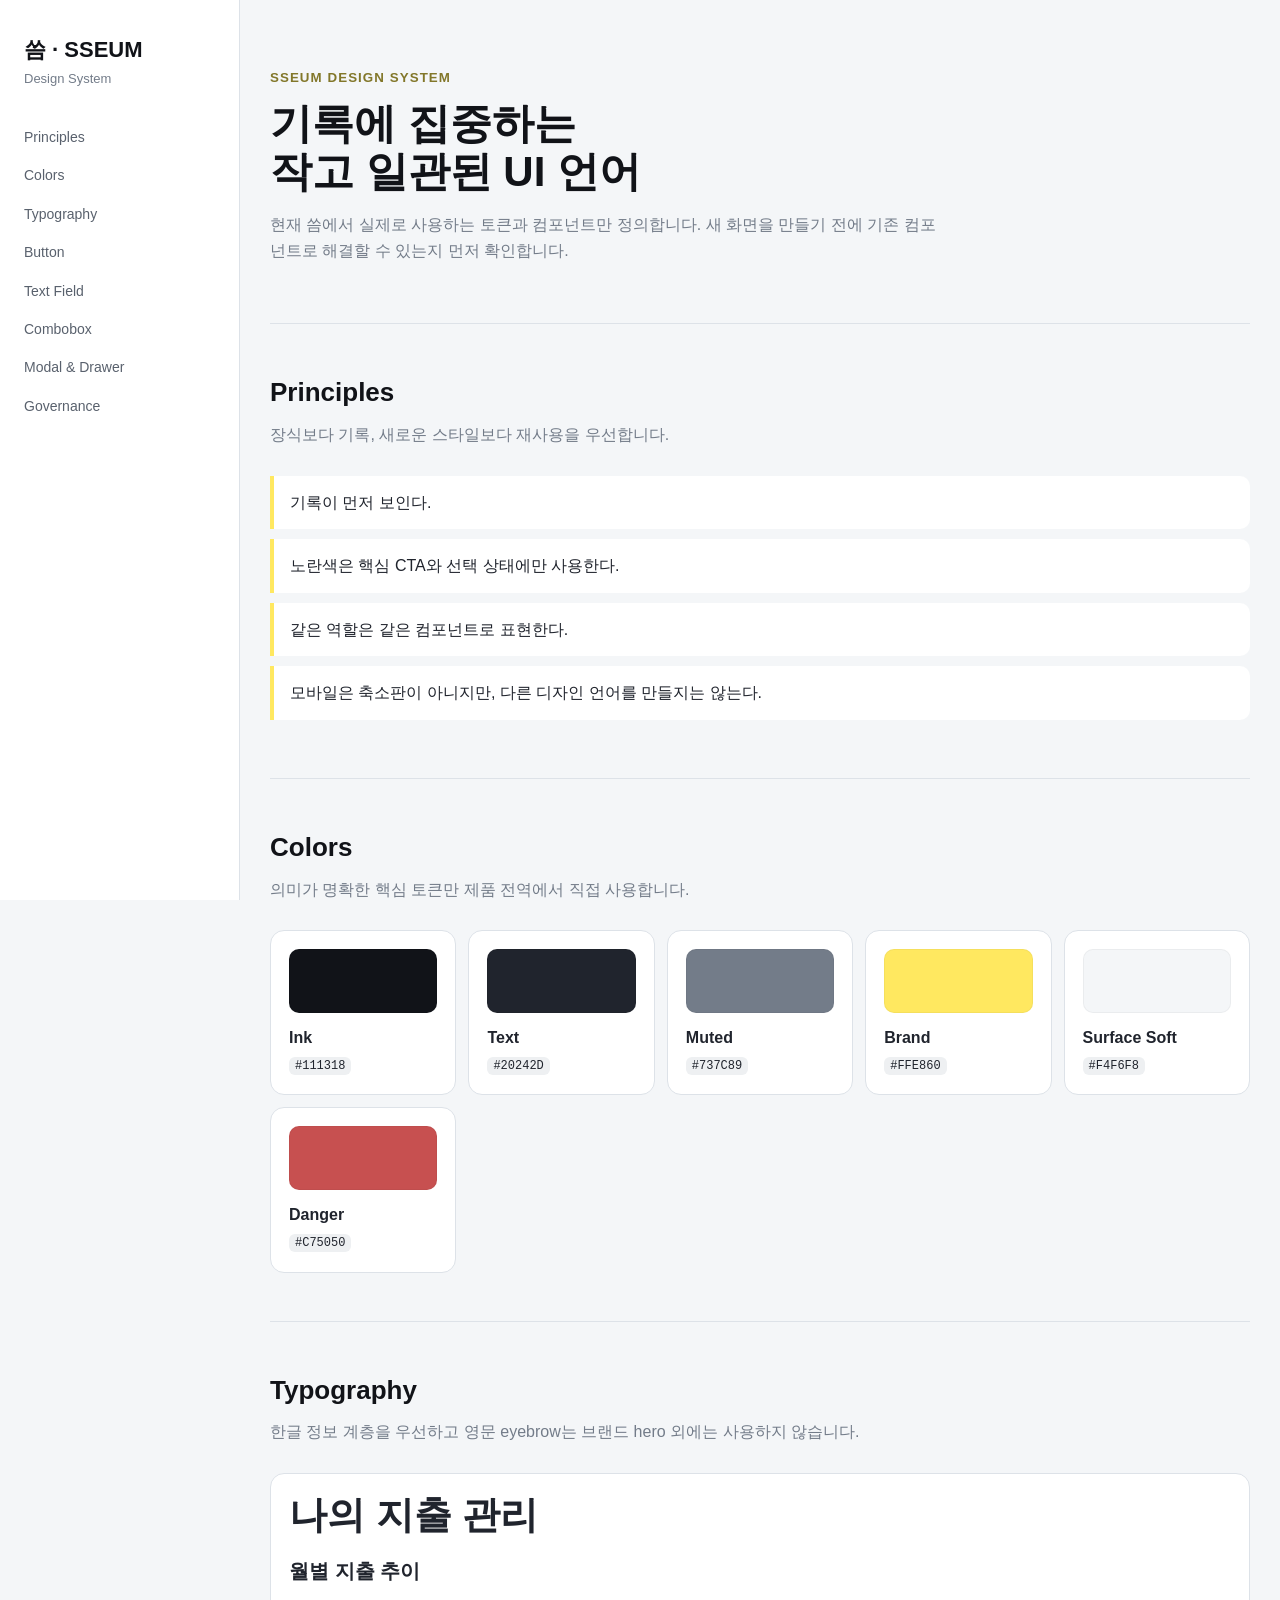
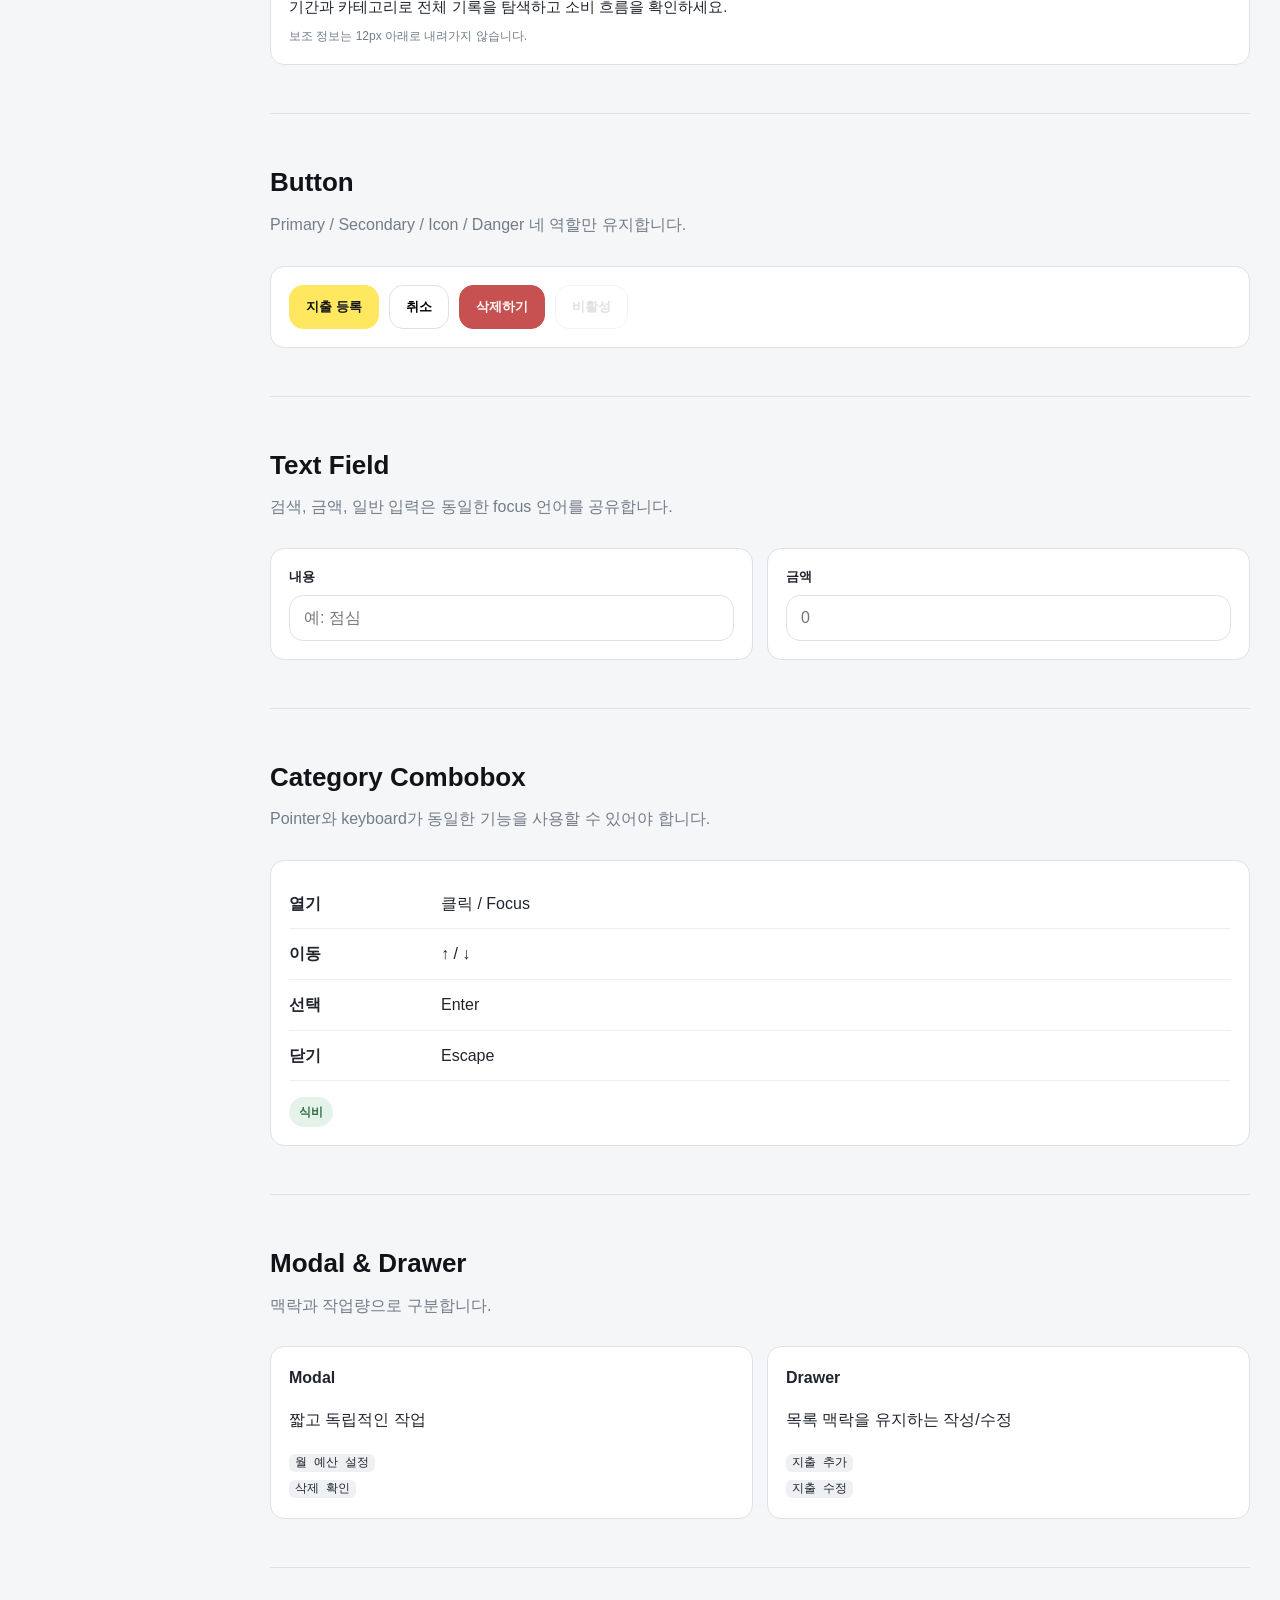
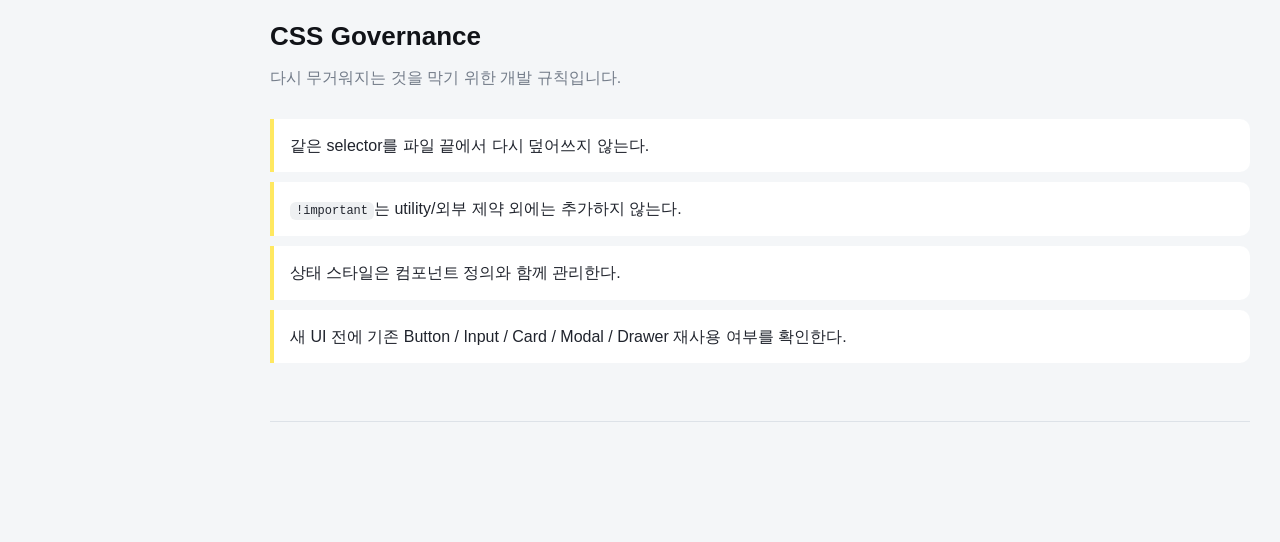
<file: docs/design-system.html>
<!doctype html>
<html lang="ko">
<head>
<meta charset="utf-8">
<meta name="viewport" content="width=device-width,initial-scale=1">
<title>SSEUM Design System</title>
<style>
:root{--ink:#111318;--text:#20242d;--muted:#737c89;--line:#dde2e8;--surface:#fff;--soft:#f4f6f8;--brand:#ffe860;--brand-hover:#f3dc4d;--danger:#c75050;--focus:#d5c33b;--ring:rgba(255,232,96,.20)}
*{box-sizing:border-box}html{scroll-behavior:smooth}body{margin:0;font-family:SUIT,"Apple SD Gothic Neo","Malgun Gothic",sans-serif;color:var(--text);background:var(--soft);line-height:1.6}.layout{display:grid;grid-template-columns:240px minmax(0,1fr);min-height:100vh}.nav{position:sticky;top:0;height:100vh;padding:32px 24px;background:#fff;border-right:1px solid var(--line)}.brand{font-size:22px;font-weight:900;color:var(--ink)}.nav p{margin:2px 0 28px;color:var(--muted);font-size:13px}.nav a{display:block;padding:8px 0;color:#59616d;text-decoration:none;font-size:14px}.nav a:hover{color:var(--ink)}main{width:min(980px,calc(100% - 48px));margin:0 auto;padding:64px 0 120px}.hero{padding-bottom:44px;border-bottom:1px solid var(--line)}.hero small{font-weight:800;letter-spacing:.08em;color:#82772a}.hero h1{margin:10px 0 8px;font-size:42px;line-height:1.15;color:var(--ink)}.hero p{max-width:680px;color:var(--muted)}section{padding:48px 0;border-bottom:1px solid var(--line)}h2{margin:0 0 8px;font-size:26px;color:var(--ink)}.desc{margin:0 0 28px;color:var(--muted)}.grid{display:grid;grid-template-columns:repeat(auto-fit,minmax(180px,1fr));gap:12px}.swatch,.demo{padding:18px;background:#fff;border:1px solid var(--line);border-radius:14px}.color{height:64px;border-radius:10px;margin-bottom:12px;border:1px solid rgba(0,0,0,.04)}code{font-family:ui-monospace,SFMono-Regular,Menlo,monospace;font-size:12px;background:#eef0f2;padding:2px 6px;border-radius:6px}.stack{display:flex;flex-wrap:wrap;gap:10px;align-items:center}.button{min-height:44px;padding:0 16px;border-radius:14px;border:1px solid var(--line);font-weight:800;background:#fff}.button.primary{background:var(--brand);border-color:var(--brand);color:var(--ink)}.button.primary:hover{background:var(--brand-hover)}.button.danger{color:#fff;background:var(--danger);border-color:var(--danger)}.button:focus-visible,.field:focus-visible{outline:none;border-color:var(--focus);box-shadow:0 0 0 3px var(--ring)}.button:disabled{opacity:.42;cursor:not-allowed}.field{width:100%;height:46px;padding:0 14px;border:1px solid var(--line);border-radius:14px;background:#fff;font:inherit}.label{display:block;margin-bottom:7px;font-weight:750;font-size:13px}.example-grid{display:grid;grid-template-columns:repeat(2,minmax(0,1fr));gap:14px}.chip{display:inline-flex;align-items:center;min-height:30px;padding:0 10px;border-radius:999px;background:#e4f2e9;color:#2f6d49;font-weight:750;font-size:12px}.rule{padding:14px 16px;background:#fff;border-left:4px solid var(--brand);border-radius:0 10px 10px 0;margin:10px 0}.status{display:grid;grid-template-columns:140px 1fr;gap:12px;padding:12px 0;border-bottom:1px solid #eceff2}.status:last-child{border-bottom:0}@media(max-width:760px){.layout{display:block}.nav{position:static;height:auto;border-right:0;border-bottom:1px solid var(--line)}.nav a{display:inline-block;margin-right:14px}.hero h1{font-size:34px}.example-grid{grid-template-columns:1fr}}
</style>
</head>
<body>
<div class="layout">
<nav class="nav"><div class="brand">씀 · SSEUM</div><p>Design System</p><a href="#principles">Principles</a><a href="#colors">Colors</a><a href="#type">Typography</a><a href="#buttons">Button</a><a href="#fields">Text Field</a><a href="#combobox">Combobox</a><a href="#overlay">Modal & Drawer</a><a href="#rules">Governance</a></nav>
<main>
<header class="hero"><small>SSEUM DESIGN SYSTEM</small><h1>기록에 집중하는<br>작고 일관된 UI 언어</h1><p>현재 씀에서 실제로 사용하는 토큰과 컴포넌트만 정의합니다. 새 화면을 만들기 전에 기존 컴포넌트로 해결할 수 있는지 먼저 확인합니다.</p></header>
<section id="principles"><h2>Principles</h2><p class="desc">장식보다 기록, 새로운 스타일보다 재사용을 우선합니다.</p><div class="rule">기록이 먼저 보인다.</div><div class="rule">노란색은 핵심 CTA와 선택 상태에만 사용한다.</div><div class="rule">같은 역할은 같은 컴포넌트로 표현한다.</div><div class="rule">모바일은 축소판이 아니지만, 다른 디자인 언어를 만들지는 않는다.</div></section>
<section id="colors"><h2>Colors</h2><p class="desc">의미가 명확한 핵심 토큰만 제품 전역에서 직접 사용합니다.</p><div class="grid">
<div class="swatch"><div class="color" style="background:#111318"></div><b>Ink</b><br><code>#111318</code></div>
<div class="swatch"><div class="color" style="background:#20242d"></div><b>Text</b><br><code>#20242D</code></div>
<div class="swatch"><div class="color" style="background:#737c89"></div><b>Muted</b><br><code>#737C89</code></div>
<div class="swatch"><div class="color" style="background:#ffe860"></div><b>Brand</b><br><code>#FFE860</code></div>
<div class="swatch"><div class="color" style="background:#f4f6f8"></div><b>Surface Soft</b><br><code>#F4F6F8</code></div>
<div class="swatch"><div class="color" style="background:#c75050"></div><b>Danger</b><br><code>#C75050</code></div>
</div></section>
<section id="type"><h2>Typography</h2><p class="desc">한글 정보 계층을 우선하고 영문 eyebrow는 브랜드 hero 외에는 사용하지 않습니다.</p><div class="demo"><div style="font-size:38px;font-weight:900;line-height:1.25">나의 지출 관리</div><div style="font-size:20px;font-weight:850;margin-top:16px">월별 지출 추이</div><div style="font-size:15px;margin-top:8px">기간과 카테고리로 전체 기록을 탐색하고 소비 흐름을 확인하세요.</div><div style="font-size:12px;color:var(--muted);margin-top:8px">보조 정보는 12px 아래로 내려가지 않습니다.</div></div></section>
<section id="buttons"><h2>Button</h2><p class="desc">Primary / Secondary / Icon / Danger 네 역할만 유지합니다.</p><div class="demo stack"><button class="button primary">지출 등록</button><button class="button">취소</button><button class="button danger">삭제하기</button><button class="button" disabled>비활성</button></div></section>
<section id="fields"><h2>Text Field</h2><p class="desc">검색, 금액, 일반 입력은 동일한 focus 언어를 공유합니다.</p><div class="example-grid"><div class="demo"><label class="label">내용</label><input class="field" placeholder="예: 점심"></div><div class="demo"><label class="label">금액</label><input class="field" inputmode="numeric" placeholder="0"></div></div></section>
<section id="combobox"><h2>Category Combobox</h2><p class="desc">Pointer와 keyboard가 동일한 기능을 사용할 수 있어야 합니다.</p><div class="demo"><div class="status"><b>열기</b><span>클릭 / Focus</span></div><div class="status"><b>이동</b><span>↑ / ↓</span></div><div class="status"><b>선택</b><span>Enter</span></div><div class="status"><b>닫기</b><span>Escape</span></div><div style="margin-top:16px"><span class="chip">식비</span></div></div></section>
<section id="overlay"><h2>Modal & Drawer</h2><p class="desc">맥락과 작업량으로 구분합니다.</p><div class="example-grid"><div class="demo"><b>Modal</b><p>짧고 독립적인 작업</p><code>월 예산 설정</code><br><code>삭제 확인</code></div><div class="demo"><b>Drawer</b><p>목록 맥락을 유지하는 작성/수정</p><code>지출 추가</code><br><code>지출 수정</code></div></div></section>
<section id="rules"><h2>CSS Governance</h2><p class="desc">다시 무거워지는 것을 막기 위한 개발 규칙입니다.</p><div class="rule">같은 selector를 파일 끝에서 다시 덮어쓰지 않는다.</div><div class="rule"><code>!important</code>는 utility/외부 제약 외에는 추가하지 않는다.</div><div class="rule">상태 스타일은 컴포넌트 정의와 함께 관리한다.</div><div class="rule">새 UI 전에 기존 Button / Input / Card / Modal / Drawer 재사용 여부를 확인한다.</div></section>
</main></div>
</body></html>
</file>
